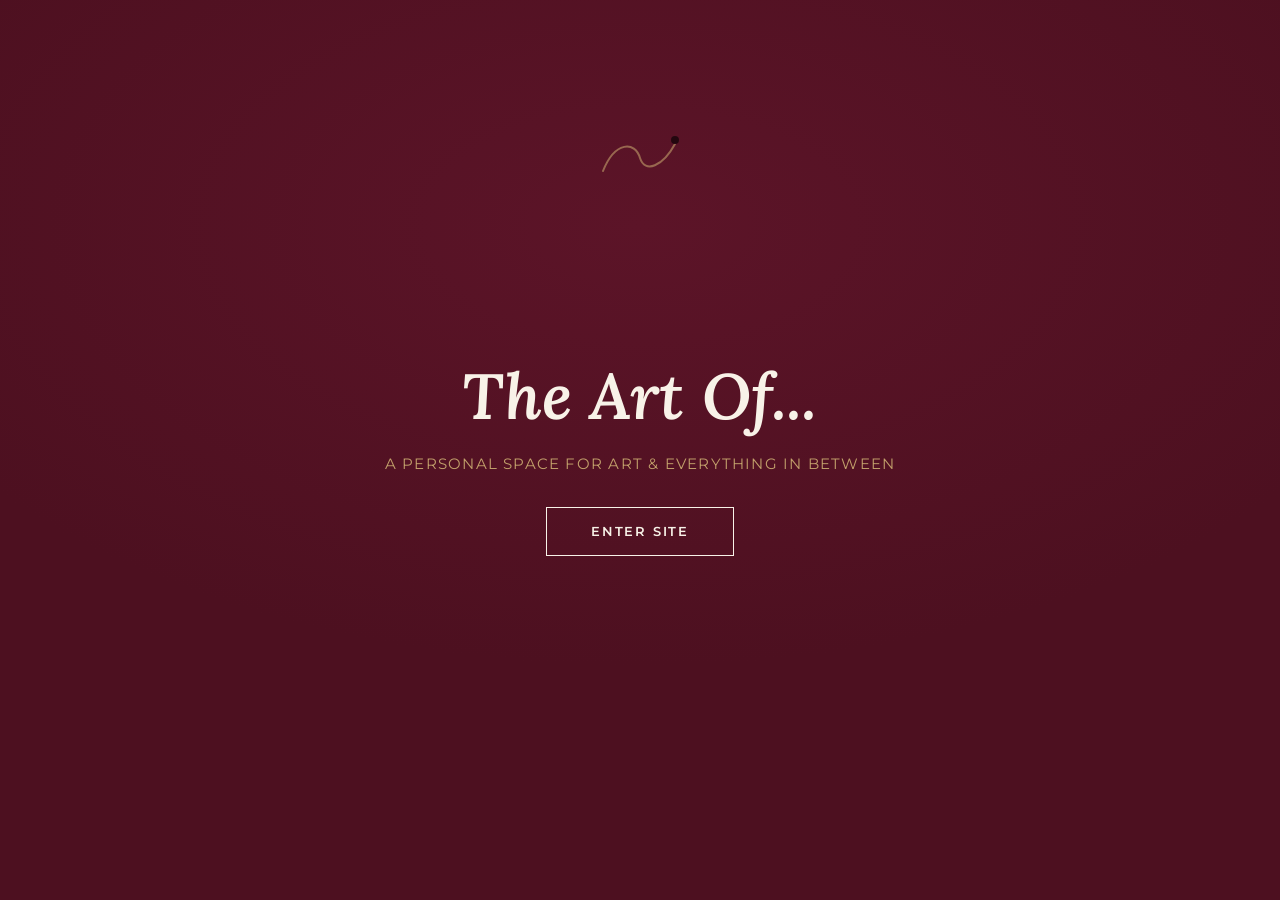
<file: index.html>
<!DOCTYPE html>
<html lang="en">
<head>
    <meta charset="UTF-8">
    <meta name="viewport" content="width=device-width, initial-scale=1.0">
    <title>The Art Of...</title>
    <meta name="description" content="The Art Of... — a personal space for art, process, and everything in between.">
    <link rel="icon" href="data:image/svg+xml,%3Csvg xmlns='http://www.w3.org/2000/svg' viewBox='0 0 64 64'%3E%3Crect width='64' height='64' rx='12' fill='%234D1020'/%3E%3Cpath d='M16 44c8-20 20-28 32-28-4 12-12 24-32 28z' fill='none' stroke='%23F8F2E8' stroke-width='3'/%3E%3Ccircle cx='20' cy='46' r='3' fill='%23F8F2E8'/%3E%3C/svg%3E">
    <link rel="stylesheet" href="style.css">
    <link rel="preconnect" href="https://fonts.googleapis.com">
    <link rel="preconnect" href="https://fonts.gstatic.com" crossorigin>
    <link href="https://fonts.googleapis.com/css2?family=Lora:ital,wght@0,500;0,600;1,600&family=Montserrat:wght@400;500;600&display=swap" rel="stylesheet">
</head>
<body class="welcome-body">

    <div class="ambient"></div>

    <div class="welcome-overlay">
        <div class="intro-flourish">
            <svg viewBox="0 0 90 60">
                <path d="M8 45 C 20 15, 40 15, 45 32 C 50 48, 68 40, 80 18" />
                <circle class="dab" cx="80" cy="14" r="4"></circle>
            </svg>
        </div>
        <div class="welcome-content">
            <h1>The Art Of...</h1>
            <p data-cms="Site / Landing Tagline">A personal space for art &amp; everything in between</p>
            <a href="home.html" class="enter-button" data-cms="Site / Landing Button Text">Enter Site</a>
        </div>
    </div>

</body>
</html>
</file>
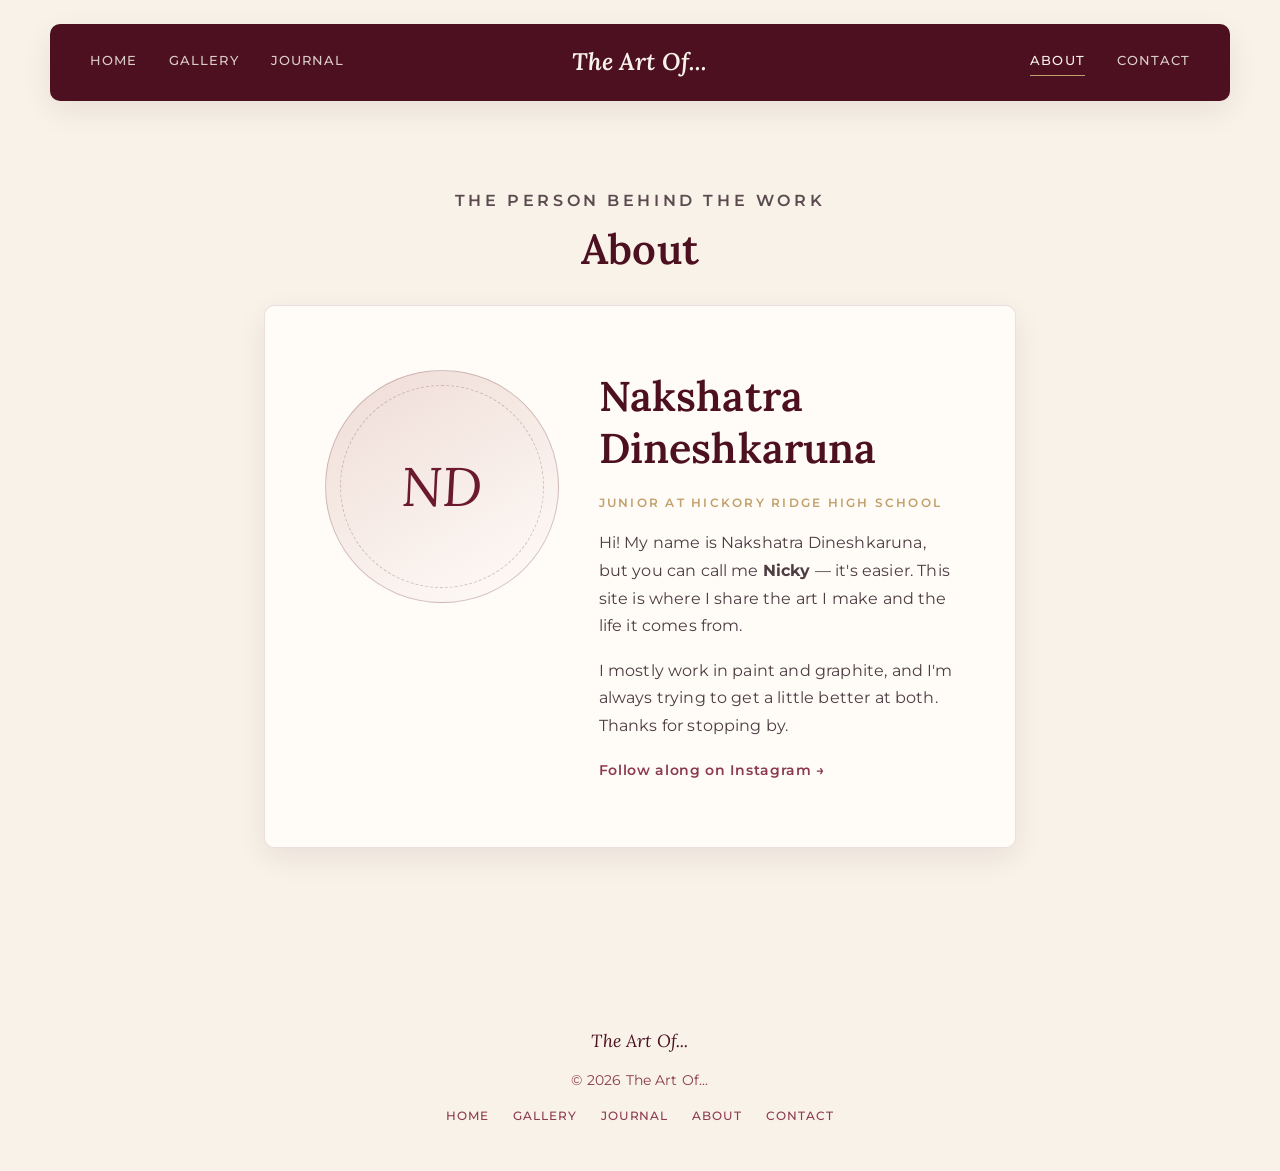
<file: about.html>
<!DOCTYPE html>
<html lang="en">
<head>
    <meta charset="UTF-8">
    <meta name="viewport" content="width=device-width, initial-scale=1.0">
    <title>About | The Art Of...</title>
    <meta name="description" content="About the person behind The Art Of...">
    <link rel="icon" href="data:image/svg+xml,%3Csvg xmlns='http://www.w3.org/2000/svg' viewBox='0 0 64 64'%3E%3Crect width='64' height='64' rx='12' fill='%234D1020'/%3E%3Cpath d='M16 44c8-20 20-28 32-28-4 12-12 24-32 28z' fill='none' stroke='%23F8F2E8' stroke-width='3'/%3E%3Ccircle cx='20' cy='46' r='3' fill='%23F8F2E8'/%3E%3C/svg%3E">
    <link rel="stylesheet" href="style.css">
    <link rel="preconnect" href="https://fonts.googleapis.com">
    <link rel="preconnect" href="https://fonts.gstatic.com" crossorigin>
    <link href="https://fonts.googleapis.com/css2?family=Lora:ital,wght@0,500;0,600;1,600&family=Montserrat:wght@400;500;600&display=swap" rel="stylesheet">
</head>
<body>
    <div class="ambient"></div>

    <header>
        <nav class="nav-left">
            <a href="home.html" data-cms="Site / Nav Home">Home</a>
            <a href="gallery.html" data-cms="Site / Nav Gallery">Gallery</a>
            <a href="journal.html" data-cms="Site / Nav Journal">Journal</a>
        </nav>

        <div class="logo">The Art Of...</div>

        <nav class="nav-right">
            <a href="about.html" class="active" data-cms="Site / Nav About">About</a>
            <a href="contact.html" data-cms="Site / Nav Contact">Contact</a>
        </nav>
    </header>

    <main class="explore-container">
        <div class="explore-header reveal">
            <p class="section-kicker" data-cms="About / Kicker">The Person Behind The Work</p>
            <h1 data-cms="About / Page Title">About</h1>
        </div>

        <section class="team-profile-section reveal">
            <div class="hero-section">
                <div class="hero-image-container">
                    <!-- Shows a monogram by default. Add a "Photo URL" in the About tab to swap in a real photo. -->
                    <div class="monogram" id="about-monogram"><span data-cms="About / Initials">ND</span></div>
                    <img
                        class="about-photo is-hidden"
                        id="about-photo"
                        data-cms-src="About / Photo URL"
                        data-cms-fallback-hide="#about-monogram"
                        alt="Portrait"
                    >
                </div>

                <div class="hero-text-block" style="text-align: left;">
                    <h2 data-cms="About / Name">Nakshatra Dineshkaruna</h2>
                    <p class="accent-text" style="color: var(--tan); margin-bottom: 10px;" data-cms="About / Role">Junior at Hickory Ridge High School</p>

                    <p class="hero-description" data-cms="About / Bio Paragraph 1">
                        Hi! My name is Nakshatra Dineshkaruna, but you can call me <strong>Nicky</strong> —
                        it's easier. This site is where I share the art I make and the life it comes from.
                    </p>

                    <p class="hero-description" data-cms="About / Bio Paragraph 2">
                        I mostly work in paint and graphite, and I'm always trying to get a little
                        better at both. Thanks for stopping by.
                    </p>

                    <div class="read-more">
                        <a href="https://instagram.com/n_art2025" target="_blank" class="link-arrow" data-cms-href="About / Instagram URL">
                            <span data-cms="About / Instagram Text">Follow along on Instagram →</span>
                        </a>
                    </div>
                </div>
            </div>
        </section>
    </main>

    <footer>
        <p class="footer-mark">The Art Of...</p>
        <p>© 2026 The Art Of...</p>
        <nav>
            <a href="home.html" data-cms="Site / Nav Home">Home</a>
            <a href="gallery.html" data-cms="Site / Nav Gallery">Gallery</a>
            <a href="journal.html" data-cms="Site / Nav Journal">Journal</a>
            <a href="about.html" data-cms="Site / Nav About">About</a>
            <a href="contact.html" data-cms="Site / Nav Contact">Contact</a>
        </nav>
    </footer>

    <script src="script.js"></script>
</body>
</html>
</file>
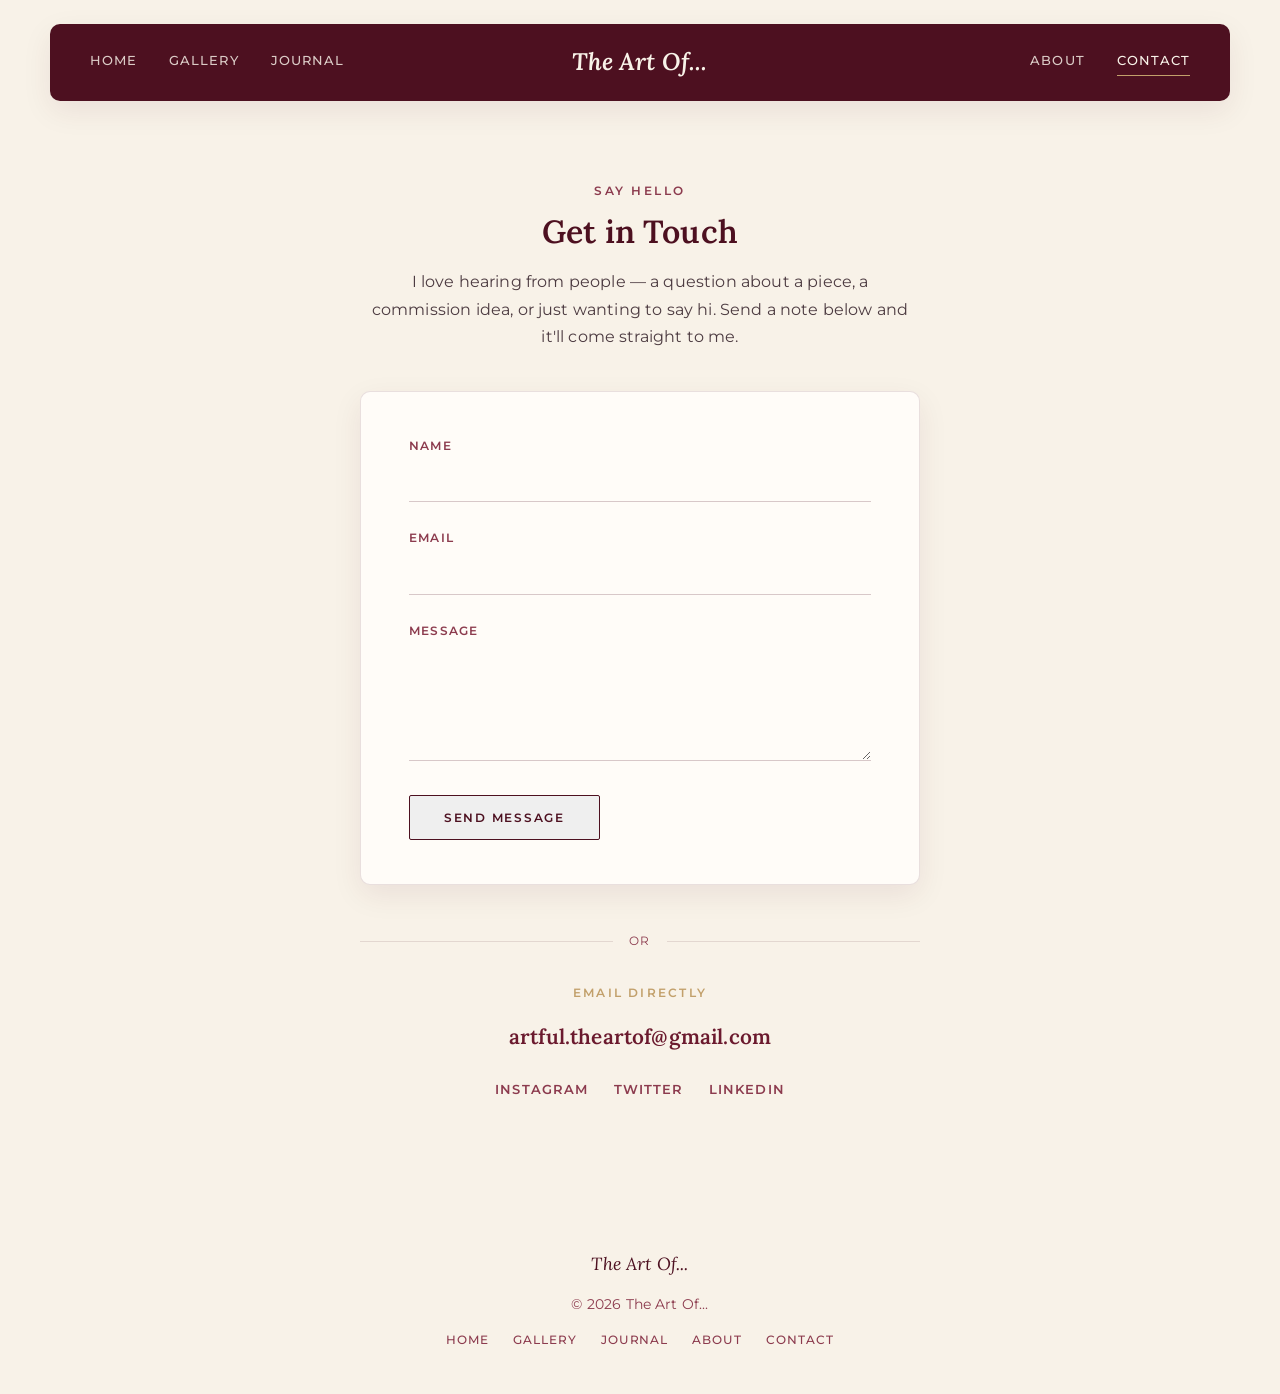
<file: contact.html>
<!DOCTYPE html>
<html lang="en">
<head>
    <meta charset="UTF-8">
    <meta name="viewport" content="width=device-width, initial-scale=1.0">
    <title>Contact | The Art Of...</title>
    <meta name="description" content="Get in touch with The Art Of...">
    <link rel="icon" href="data:image/svg+xml,%3Csvg xmlns='http://www.w3.org/2000/svg' viewBox='0 0 64 64'%3E%3Crect width='64' height='64' rx='12' fill='%234D1020'/%3E%3Cpath d='M16 44c8-20 20-28 32-28-4 12-12 24-32 28z' fill='none' stroke='%23F8F2E8' stroke-width='3'/%3E%3Ccircle cx='20' cy='46' r='3' fill='%23F8F2E8'/%3E%3C/svg%3E">
    <link rel="stylesheet" href="style.css">
    <link rel="preconnect" href="https://fonts.googleapis.com">
    <link rel="preconnect" href="https://fonts.gstatic.com" crossorigin>
    <link href="https://fonts.googleapis.com/css2?family=Lora:ital,wght@0,500;0,600;1,600&family=Montserrat:wght@400;500;600&display=swap" rel="stylesheet">
</head>
<body>
    <div class="ambient"></div>

    <header>
        <nav class="nav-left">
            <a href="home.html" data-cms="Site / Nav Home">Home</a>
            <a href="gallery.html" data-cms="Site / Nav Gallery">Gallery</a>
            <a href="journal.html" data-cms="Site / Nav Journal">Journal</a>
        </nav>

        <div class="logo">The Art Of...</div>

        <nav class="nav-right">
            <a href="about.html" data-cms="Site / Nav About">About</a>
            <a href="contact.html" class="active" data-cms="Site / Nav Contact">Contact</a>
        </nav>
    </header>

    <main class="explore-container">
        <div class="contact-layout reveal">
            <p class="section-kicker" data-cms="Contact / Kicker">Say Hello</p>
            <h1 data-cms="Contact / Title">Get in Touch</h1>
            <p class="hero-description" style="max-width: 560px; margin: 0 auto 10px;" data-cms="Contact / Intro">
                I love hearing from people — a question about a piece, a commission idea, or just
                wanting to say hi. Send a note below and it'll come straight to me.
            </p>

            <!--
                Netlify Forms: no backend code needed. Netlify's build scans this HTML for
                data-netlify="true" and wires it up automatically. Submissions appear in the
                Netlify dashboard (Site configuration → Forms) and can trigger an email
                notification to you from there — nothing to host, no keys to leak.
                The hidden "bot-field" is a honeypot: real visitors never see or fill it,
                so any submission that does gets silently rejected as spam.
            -->
            <form
                name="contact"
                method="POST"
                data-netlify="true"
                netlify-honeypot="bot-field"
                class="contact-form"
                id="contact-form"
            >
                <input type="hidden" name="form-name" value="contact" />
                <p class="hp-field">
                    <label>Leave this field blank: <input name="bot-field" tabindex="-1" autocomplete="off" /></label>
                </p>

                <div class="form-row">
                    <label for="name">Name</label>
                    <input type="text" id="name" name="name" required autocomplete="name">
                </div>

                <div class="form-row">
                    <label for="email">Email</label>
                    <input type="email" id="email" name="email" required autocomplete="email">
                </div>

                <div class="form-row">
                    <label for="message">Message</label>
                    <textarea id="message" name="message" required></textarea>
                </div>

                <div class="form-submit">
                    <button type="submit" class="btn">Send Message</button>
                    <p class="form-status" id="form-status" role="status" aria-live="polite"></p>
                </div>
            </form>

            <div class="contact-divider">or</div>

            <p class="accent-text">Email Directly</p>
            <p class="contact-email-link">
                <a href="mailto:artful.theartof@gmail.com" id="contact-email-anchor">
                    <span data-cms="Contact / Email">artful.theartof@gmail.com</span>
                </a>
            </p>

            <div class="social-links-row">
                <a href="https://instagram.com/n_art2025" target="_blank" class="social-link" data-cms-href="Contact / Instagram URL">Instagram</a>
                <a href="#" class="social-link" data-cms-href="Contact / Twitter URL">Twitter</a>
                <a href="#" class="social-link" data-cms-href="Contact / LinkedIn URL">LinkedIn</a>
            </div>
        </div>
    </main>

    <footer>
        <p class="footer-mark">The Art Of...</p>
        <p>© 2026 The Art Of...</p>
        <nav>
            <a href="home.html" data-cms="Site / Nav Home">Home</a>
            <a href="gallery.html" data-cms="Site / Nav Gallery">Gallery</a>
            <a href="journal.html" data-cms="Site / Nav Journal">Journal</a>
            <a href="about.html" data-cms="Site / Nav About">About</a>
            <a href="contact.html" data-cms="Site / Nav Contact">Contact</a>
        </nav>
    </footer>

    <script src="script.js"></script>
</body>
</html>
</file>
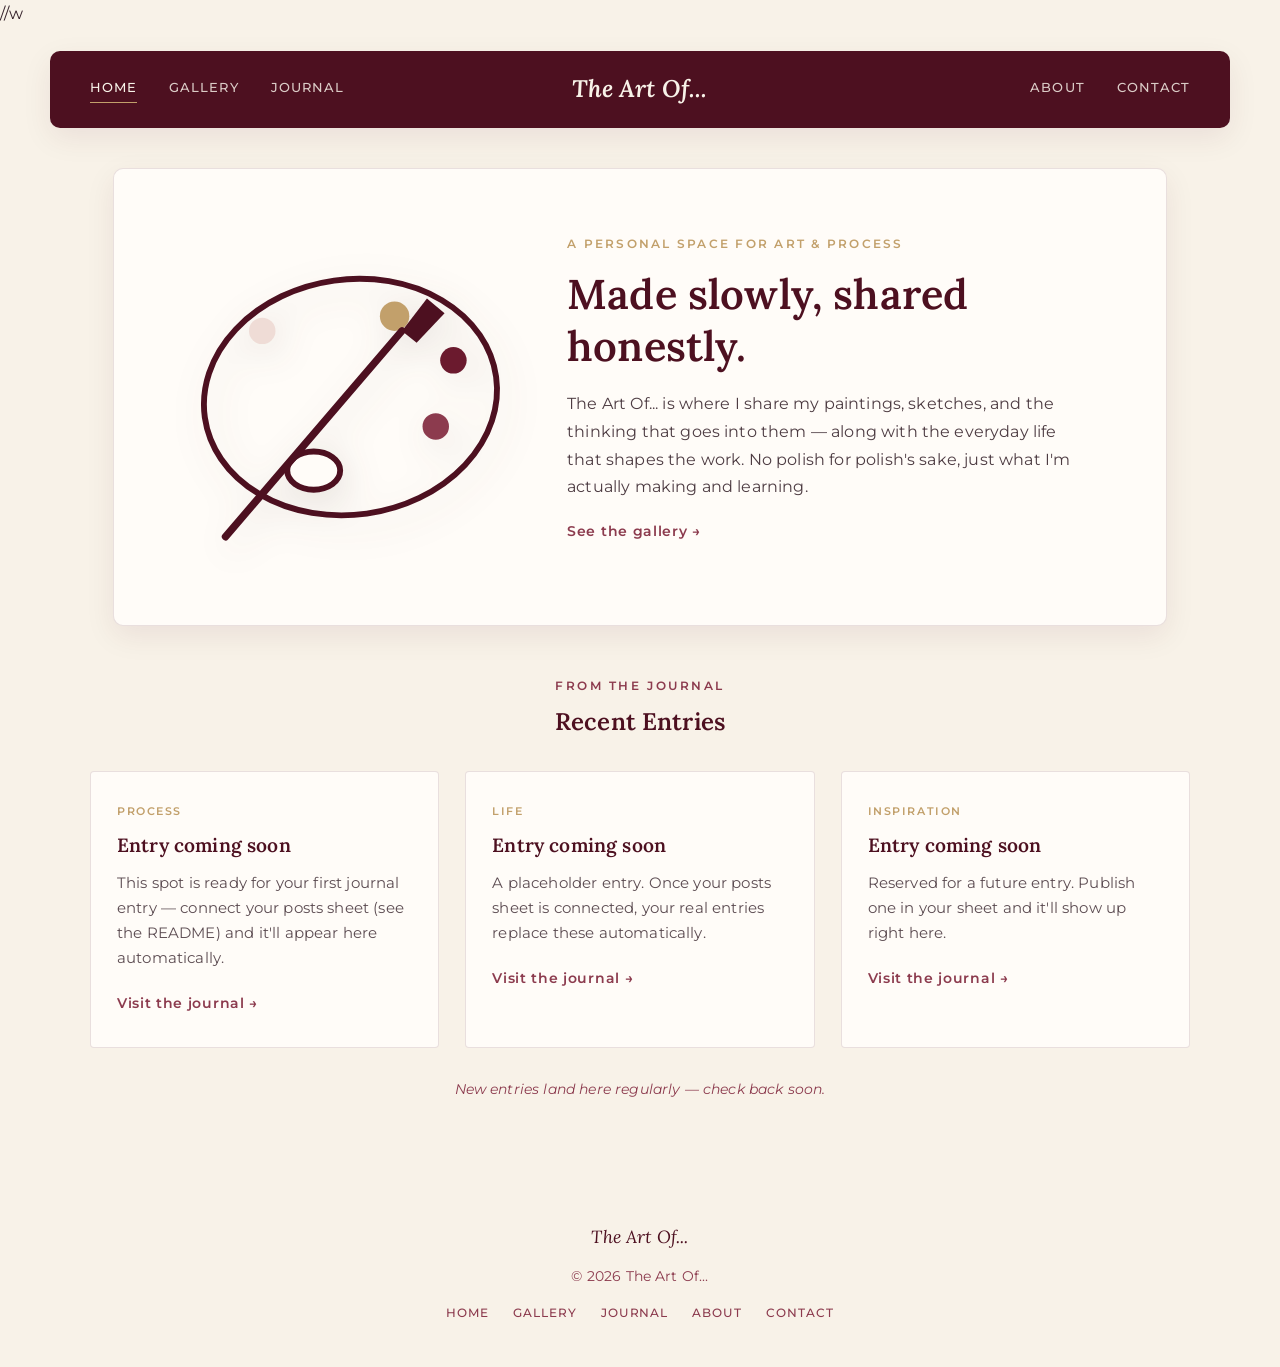
<file: home.html>
<!DOCTYPE html>
<html lang="en">
<head>
    <meta charset="UTF-8">
    <meta name="viewport" content="width=device-width, initial-scale=1.0">
    <title>The Art Of... | Home</title>
    <meta name="description" content="The Art Of... — a personal space for art, process, and everything in between.">
    <link rel="icon" href="data:image/svg+xml,%3Csvg xmlns='http://www.w3.org/2000/svg' viewBox='0 0 64 64'%3E%3Crect width='64' height='64' rx='12' fill='%234D1020'/%3E%3Cpath d='M16 44c8-20 20-28 32-28-4 12-12 24-32 28z' fill='none' stroke='%23F8F2E8' stroke-width='3'/%3E%3Ccircle cx='20' cy='46' r='3' fill='%23F8F2E8'/%3E%3C/svg%3E">
    <link rel="stylesheet" href="style.css">
    <link rel="preconnect" href="https://fonts.googleapis.com">
    <link rel="preconnect" href="https://fonts.gstatic.com" crossorigin>
    <link href="https://fonts.googleapis.com/css2?family=Lora:ital,wght@0,500;0,600;1,600&family=Montserrat:wght@400;500;600&display=swap" rel="stylesheet">
</head>
<body>
    <div class="ambient"></div>
//w
    <header>
        <nav class="nav-left">
            <a href="home.html" class="active" data-cms="Site / Nav Home">Home</a>
            <a href="gallery.html" data-cms="Site / Nav Gallery">Gallery</a>
            <a href="journal.html" data-cms="Site / Nav Journal">Journal</a>
        </nav>

        <div class="logo">The Art Of...</div>

        <nav class="nav-right">
            <a href="about.html" data-cms="Site / Nav About">About</a>
            <a href="contact.html" data-cms="Site / Nav Contact">Contact</a>
        </nav>
    </header>

    <main class="hero-section reveal">
        <div class="hero-image-container">
            <svg viewBox="0 0 240 200" class="cup-illustration" role="img" aria-label="Illustration of a paint palette and brush">
                <ellipse cx="120" cy="100" rx="100" ry="80" transform="rotate(-8 120 100)" fill="none" stroke="#4D1020" stroke-width="4"></ellipse>
                <ellipse cx="95" cy="150" rx="18" ry="13" fill="#FFFCF8" stroke="#4D1020" stroke-width="4"></ellipse>
                <circle cx="150" cy="45" r="10" fill="#C2A06B"></circle>
                <circle cx="190" cy="75" r="9" fill="#6B1A2E"></circle>
                <circle cx="178" cy="120" r="9" fill="#8C3B4E"></circle>
                <circle cx="60" cy="55" r="9" fill="#EFDCD6"></circle>
                <line x1="35" y1="195" x2="155" y2="55" stroke="#4D1020" stroke-width="5" stroke-linecap="round"></line>
                <path d="M155 55 L172 33 L184 43 L165 63 Z" fill="#4D1020"></path>
            </svg>
        </div>

        <div class="hero-text-block">
            <p class="accent-text" data-cms="Home / Hero Kicker">A personal space for art &amp; process</p>
            <h2 data-cms="Home / Hero Title">Made slowly, shared honestly.</h2>
            <p class="hero-description" data-cms="Home / Hero Body">
                The Art Of... is where I share my paintings, sketches, and the thinking that
                goes into them — along with the everyday life that shapes the work. No polish
                for polish's sake, just what I'm actually making and learning.
            </p>
            <p class="read-more">
                <a href="gallery.html" data-cms="Home / Hero Link Text">See the gallery →</a>
            </p>
        </div>
    </main>

    <section class="recent-section reveal">
        <p class="section-kicker" data-cms="Home / Journal Section Kicker">From the journal</p>
        <h2 data-cms="Home / Journal Section Title">Recent Entries</h2>
        <div class="recent-grid" id="recent-posts-grid">
            <article class="post-card">
                <span class="post-tag">Process</span>
                <h3>Entry coming soon</h3>
                <p>This spot is ready for your first journal entry — connect your posts sheet (see the README) and it'll appear here automatically.</p>
                <a href="journal.html" class="link-arrow">Visit the journal →</a>
            </article>
            <article class="post-card">
                <span class="post-tag">Life</span>
                <h3>Entry coming soon</h3>
                <p>A placeholder entry. Once your posts sheet is connected, your real entries replace these automatically.</p>
                <a href="journal.html" class="link-arrow">Visit the journal →</a>
            </article>
            <article class="post-card">
                <span class="post-tag">Inspiration</span>
                <h3>Entry coming soon</h3>
                <p>Reserved for a future entry. Publish one in your sheet and it'll show up right here.</p>
                <a href="journal.html" class="link-arrow">Visit the journal →</a>
            </article>
        </div>
        <p class="post-card-note" data-cms="Home / Journal Section Note">New entries land here regularly — check back soon.</p>
    </section>

    <footer>
        <p class="footer-mark">The Art Of...</p>
        <p>© 2026 The Art Of...</p>
        <nav>
            <a href="home.html" data-cms="Site / Nav Home">Home</a>
            <a href="gallery.html" data-cms="Site / Nav Gallery">Gallery</a>
            <a href="journal.html" data-cms="Site / Nav Journal">Journal</a>
            <a href="about.html" data-cms="Site / Nav About">About</a>
            <a href="contact.html" data-cms="Site / Nav Contact">Contact</a>
        </nav>
    </footer>

    <script src="script.js"></script>
</body>
</html>
</file>
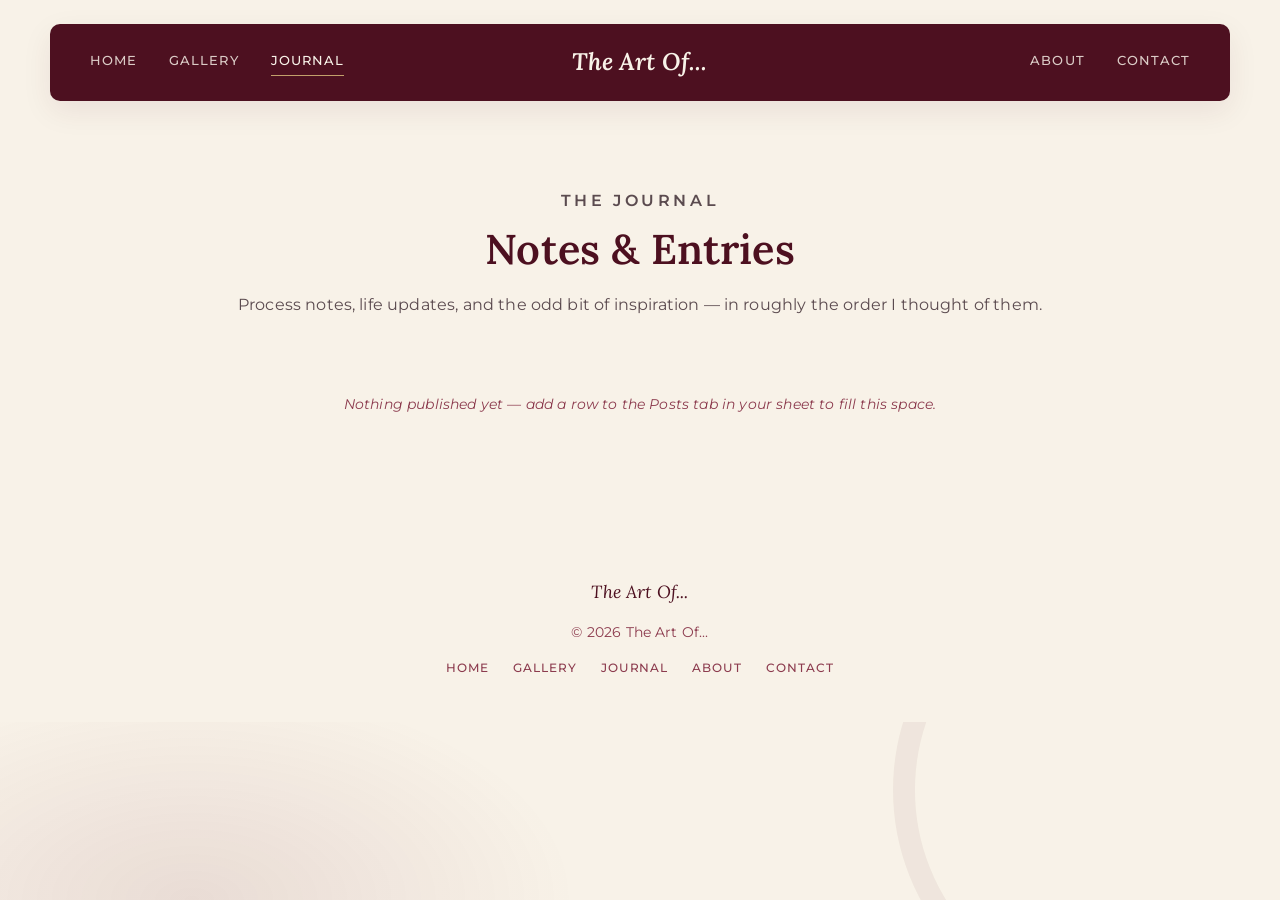
<file: journal.html>
<!DOCTYPE html>
<html lang="en">
<head>
    <meta charset="UTF-8">
    <meta name="viewport" content="width=device-width, initial-scale=1.0">
    <title>Journal | The Art Of...</title>
    <meta name="description" content="Journal entries from The Art Of... — process notes, life, and inspiration.">
    <link rel="icon" href="data:image/svg+xml,%3Csvg xmlns='http://www.w3.org/2000/svg' viewBox='0 0 64 64'%3E%3Crect width='64' height='64' rx='12' fill='%234D1020'/%3E%3Cpath d='M16 44c8-20 20-28 32-28-4 12-12 24-32 28z' fill='none' stroke='%23F8F2E8' stroke-width='3'/%3E%3Ccircle cx='20' cy='46' r='3' fill='%23F8F2E8'/%3E%3C/svg%3E">
    <link rel="stylesheet" href="style.css">
    <link rel="preconnect" href="https://fonts.googleapis.com">
    <link rel="preconnect" href="https://fonts.gstatic.com" crossorigin>
    <link href="https://fonts.googleapis.com/css2?family=Lora:ital,wght@0,500;0,600;1,600&family=Montserrat:wght@400;500;600&display=swap" rel="stylesheet">
</head>
<body>
    <div class="ambient"></div>

    <header>
        <nav class="nav-left">
            <a href="home.html" data-cms="Site / Nav Home">Home</a>
            <a href="gallery.html" data-cms="Site / Nav Gallery">Gallery</a>
            <a href="journal.html" class="active" data-cms="Site / Nav Journal">Journal</a>
        </nav>

        <div class="logo">The Art Of...</div>

        <nav class="nav-right">
            <a href="about.html" data-cms="Site / Nav About">About</a>
            <a href="contact.html" data-cms="Site / Nav Contact">Contact</a>
        </nav>
    </header>

    <main class="explore-container">
        <section class="explore-header reveal">
            <p class="section-kicker" data-cms="Journal / Kicker">The Journal</p>
            <h1 data-cms="Journal / Title">Notes &amp; Entries</h1>
            <p data-cms="Journal / Intro">Process notes, life updates, and the odd bit of inspiration — in roughly the order I thought of them.</p>
        </section>

        <div class="recent-grid reveal" id="all-posts-grid"></div>
        <p class="post-card-note" id="journal-empty-note" style="margin-top: 40px;">Nothing published yet — add a row to the Posts tab in your sheet to fill this space.</p>
    </main>

    <footer>
        <p class="footer-mark">The Art Of...</p>
        <p>© 2026 The Art Of...</p>
        <nav>
            <a href="home.html" data-cms="Site / Nav Home">Home</a>
            <a href="gallery.html" data-cms="Site / Nav Gallery">Gallery</a>
            <a href="journal.html" data-cms="Site / Nav Journal">Journal</a>
            <a href="about.html" data-cms="Site / Nav About">About</a>
            <a href="contact.html" data-cms="Site / Nav Contact">Contact</a>
        </nav>
    </footer>

    <script src="script.js"></script>
</body>
</html>
</file>
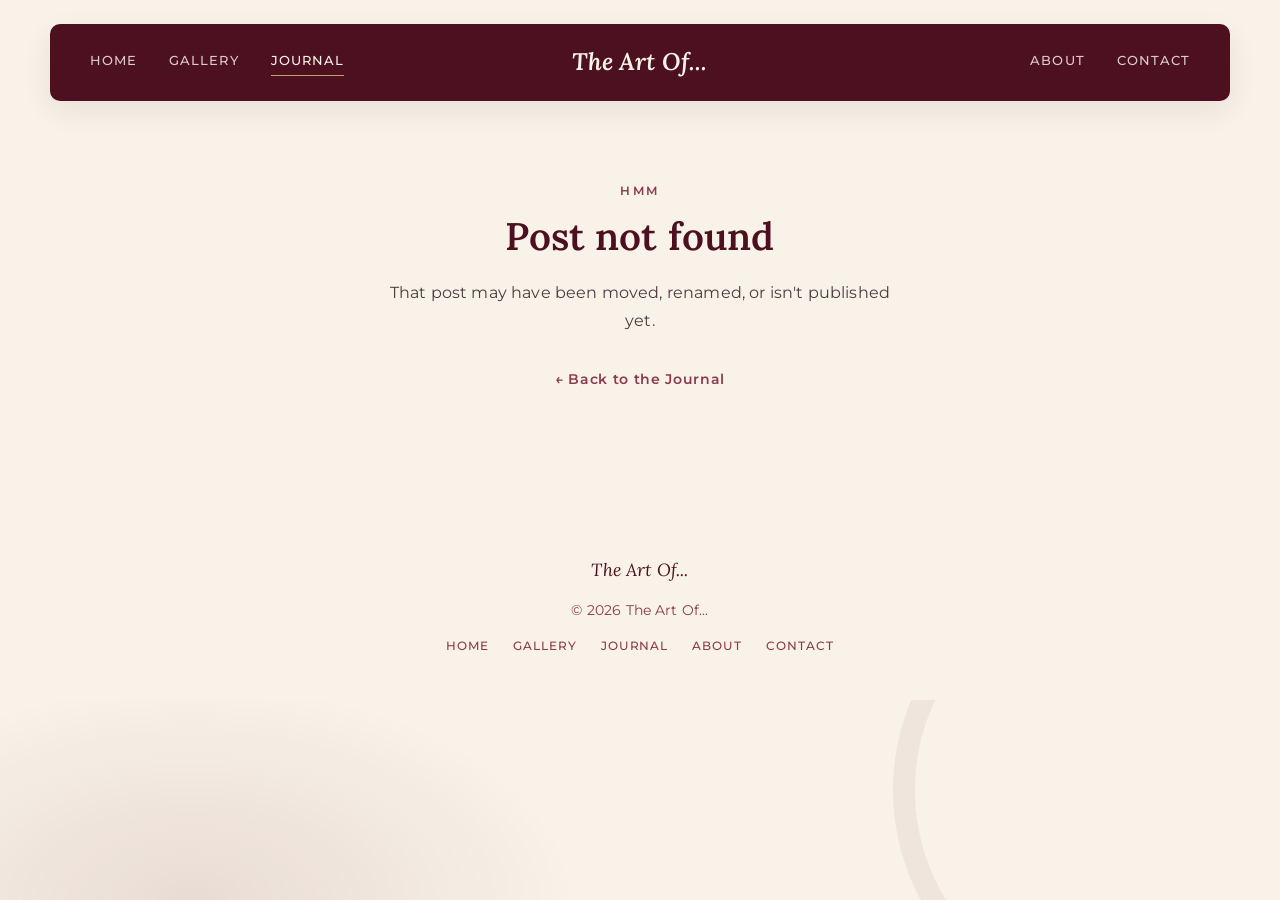
<file: post.html>
<!DOCTYPE html>
<html lang="en">
<head>
    <meta charset="UTF-8">
    <meta name="viewport" content="width=device-width, initial-scale=1.0">
    <title>Journal Entry | The Art Of...</title>
    <link rel="icon" href="data:image/svg+xml,%3Csvg xmlns='http://www.w3.org/2000/svg' viewBox='0 0 64 64'%3E%3Crect width='64' height='64' rx='12' fill='%234D1020'/%3E%3Cpath d='M16 44c8-20 20-28 32-28-4 12-12 24-32 28z' fill='none' stroke='%23F8F2E8' stroke-width='3'/%3E%3Ccircle cx='20' cy='46' r='3' fill='%23F8F2E8'/%3E%3C/svg%3E">
    <link rel="stylesheet" href="style.css">
    <link rel="preconnect" href="https://fonts.googleapis.com">
    <link rel="preconnect" href="https://fonts.gstatic.com" crossorigin>
    <link href="https://fonts.googleapis.com/css2?family=Lora:ital,wght@0,500;0,600;1,600&family=Montserrat:wght@400;500;600&display=swap" rel="stylesheet">
</head>
<body>
    <div class="ambient"></div>

    <header>
        <nav class="nav-left">
            <a href="home.html" data-cms="Site / Nav Home">Home</a>
            <a href="gallery.html" data-cms="Site / Nav Gallery">Gallery</a>
            <a href="journal.html" class="active" data-cms="Site / Nav Journal">Journal</a>
        </nav>

        <div class="logo">The Art Of...</div>

        <nav class="nav-right">
            <a href="about.html" data-cms="Site / Nav About">About</a>
            <a href="contact.html" data-cms="Site / Nav Contact">Contact</a>
        </nav>
    </header>

    <main class="explore-container">
        <article class="post-detail-wrap reveal" id="post-detail">
            <p class="section-kicker">Loading</p>
            <h1>Fetching this entry…</h1>
        </article>
    </main>

    <footer>
        <p class="footer-mark">The Art Of...</p>
        <p>© 2026 The Art Of...</p>
        <nav>
            <a href="home.html" data-cms="Site / Nav Home">Home</a>
            <a href="gallery.html" data-cms="Site / Nav Gallery">Gallery</a>
            <a href="journal.html" data-cms="Site / Nav Journal">Journal</a>
            <a href="about.html" data-cms="Site / Nav About">About</a>
            <a href="contact.html" data-cms="Site / Nav Contact">Contact</a>
        </nav>
    </footer>

    <script src="script.js"></script>
</body>
</html>
</file>
<file: style.css>
/* ==========================================================================
   THE ART OF... — design system
   Warm, editorial, handmade-but-considered. Built to feel timeless, not trendy.
   ========================================================================== */

:root {
    /* Palette — deep burgundy & cream, sampled from the brand wordmark */
    --cream:        #F8F2E8;
    --cream-deep:   #EFDCD6;
    --paper:        #FFFCF8;
    --espresso:     #4D1020;
    --coffee:       #6B1A2E;
    --coffee-mid:   #8C3B4E;
    --tan:          #C2A06B;
    --sage:         #3D4E40;
    --ink:          #35222A;
    --line:         rgba(77, 16, 32, 0.12);
    --line-strong:  rgba(77, 16, 32, 0.22);
    --shadow-soft:  0 10px 30px rgba(77, 16, 32, 0.08);
    --shadow-lift:  0 18px 40px rgba(77, 16, 32, 0.14);

    /* Type */
    --font-display: 'Lora', Georgia, serif;
    --font-body: 'Montserrat', 'Helvetica Neue', Arial, sans-serif;

    /* Rhythm */
    --radius: 4px;
    --radius-lg: 10px;
    --max-width: 1180px;
}

/* ------------------------------------------------------------------ */
/* RESET & BASE                                                        */
/* ------------------------------------------------------------------ */
* { box-sizing: border-box; }

html {
    scroll-behavior: smooth;
}

html, body {
    margin: 0;
    padding: 0;
    min-height: 100%;
    display: flex;
    flex-direction: column;
    background-color: var(--cream);
}

body {
    color: var(--ink);
    font-family: var(--font-body);
    font-weight: 400;
    line-height: 1.7;
    letter-spacing: 0.01em;
    position: relative;
    overflow-x: hidden;
}

img { max-width: 100%; display: block; }
a { color: inherit; }

h1, h2, h3 {
    font-family: var(--font-display);
    font-weight: 600;
    color: var(--espresso);
    line-height: 1.25;
    margin: 0 0 0.5em;
}

::selection {
    background: var(--tan);
    color: var(--paper);
}

.is-hidden { display: none !important; }

/* ------------------------------------------------------------------ */
/* AMBIENT TEXTURE — soft, still, never distracting                    */
/* ------------------------------------------------------------------ */
.ambient {
    position: fixed;
    inset: 0;
    z-index: -1;
    pointer-events: none;
    background-image:
        radial-gradient(ellipse 60% 45% at 8% 0%, rgba(194, 160, 107, 0.16), transparent 60%),
        radial-gradient(ellipse 55% 40% at 100% 12%, rgba(140, 59, 78, 0.10), transparent 60%),
        radial-gradient(ellipse 50% 40% at 15% 100%, rgba(107, 26, 46, 0.10), transparent 60%);
}

/* A single, faint ring watermark — like a stain left on a studio table */
.ambient::after {
    content: "";
    position: absolute;
    top: 62%;
    right: -6%;
    width: 420px;
    height: 420px;
    border-radius: 50%;
    border: 22px solid rgba(77, 16, 32, 0.05);
}

/* ------------------------------------------------------------------ */
/* HEADER & NAVIGATION                                                  */
/* ------------------------------------------------------------------ */
header {
    background-color: var(--espresso);
    display: flex;
    justify-content: space-between;
    align-items: center;
    padding: 18px 40px;
    max-width: var(--max-width);
    width: calc(100% - 40px);
    margin: 24px auto 10px;
    border-radius: var(--radius-lg);
    box-shadow: var(--shadow-soft);
}

.nav-left, .nav-right, .logo {
    flex: 1;
    display: flex;
    align-items: center;
}

.logo {
    justify-content: center;
    font-family: var(--font-display);
    font-style: italic;
    font-weight: 600;
    font-size: 1.5rem;
    color: var(--cream);
    white-space: nowrap;
    padding: 0 20px;
}

.nav-left { justify-content: flex-start; gap: 32px; }
.nav-right { justify-content: flex-end; gap: 32px; }

nav a {
    text-decoration: none;
    color: rgba(250, 245, 236, 0.82);
    font-family: var(--font-body);
    font-size: 0.82rem;
    font-weight: 500;
    letter-spacing: 0.08em;
    text-transform: uppercase;
    white-space: nowrap;
    position: relative;
    padding-bottom: 4px;
    transition: color 0.25s ease;
}

nav a::after {
    content: "";
    position: absolute;
    left: 0;
    bottom: 0;
    width: 0;
    height: 1px;
    background: var(--tan);
    transition: width 0.25s ease;
}

nav a:hover,
nav a.active {
    color: var(--cream);
}

nav a:hover::after,
nav a.active::after {
    width: 100%;
}

@media (max-width: 720px) {
    header {
        flex-wrap: wrap;
        gap: 14px;
        padding: 18px 24px;
    }
    .logo { order: -1; flex-basis: 100%; padding: 0 0 8px; }
    .nav-left, .nav-right { flex: none; gap: 20px; }
}

/* ------------------------------------------------------------------ */
/* SHARED TEXT UTILITIES                                                */
/* ------------------------------------------------------------------ */
.accent-text {
    font-family: var(--font-body);
    font-size: 0.78rem;
    font-weight: 600;
    letter-spacing: 0.18em;
    text-transform: uppercase;
    color: var(--tan);
    margin: 0 0 14px;
}

.section-kicker {
    display: inline-block;
    font-family: var(--font-body);
    font-size: 0.72rem;
    font-weight: 600;
    letter-spacing: 0.22em;
    text-transform: uppercase;
    color: var(--coffee-mid);
    margin-bottom: 10px;
}

.rule {
    width: 56px;
    height: 2px;
    background: var(--tan);
    border: none;
    margin: 18px auto;
}

.rule.left { margin: 18px 0; }

/* Buttons & links styled like a button */
.btn {
    display: inline-block;
    padding: 14px 34px;
    border: 1px solid var(--espresso);
    border-radius: 2px;
    text-decoration: none;
    color: var(--espresso);
    font-family: var(--font-body);
    font-size: 0.78rem;
    font-weight: 600;
    letter-spacing: 0.14em;
    text-transform: uppercase;
    transition: background-color 0.35s ease, color 0.35s ease;
}

.btn:hover {
    background-color: var(--espresso);
    color: var(--cream);
}

.read-more a, .link-arrow {
    display: inline-flex;
    align-items: center;
    gap: 6px;
    text-decoration: none;
    color: var(--coffee-mid);
    font-weight: 600;
    font-size: 0.85rem;
    letter-spacing: 0.05em;
    border-bottom: 1px solid transparent;
    transition: border-color 0.3s ease, gap 0.3s ease;
}

.read-more a:hover, .link-arrow:hover {
    border-color: var(--coffee-mid);
    gap: 10px;
}

/* ------------------------------------------------------------------ */
/* SCROLL REVEAL                                                       */
/* ------------------------------------------------------------------ */
.reveal {
    opacity: 0;
    transform: translateY(18px);
    transition: opacity 0.8s ease, transform 0.8s ease;
}

.reveal.is-visible {
    opacity: 1;
    transform: translateY(0);
}

/* ------------------------------------------------------------------ */
/* HERO SECTION (Home)                                                  */
/* ------------------------------------------------------------------ */
.hero-section {
    max-width: var(--max-width);
    margin: 30px auto;
    padding: 64px 60px;
    background-color: var(--paper);
    border: 1px solid var(--line);
    box-shadow: var(--shadow-soft);
    border-radius: var(--radius-lg);
    display: flex;
    justify-content: space-between;
    align-items: center;
    gap: 40px;
}

.hero-image-container {
    flex-basis: 38%;
    position: relative;
}

.cup-illustration {
    width: 100%;
    height: auto;
    display: block;
    filter: drop-shadow(6px 10px 18px rgba(58, 42, 30, 0.12));
}

.hero-text-block {
    flex-basis: 58%;
}

.hero-text-block h2 {
    font-size: 2.6rem;
    margin-bottom: 18px;
}

.hero-description {
    font-size: 1.02rem;
    color: var(--ink);
    opacity: 0.88;
    max-width: 46ch;
}

@media (max-width: 860px) {
    .hero-section {
        flex-direction: column;
        padding: 48px 28px;
        text-align: center;
    }
    .hero-image-container { flex-basis: 60%; max-width: 260px; }
    .hero-description { max-width: 100%; }
}

/* ------------------------------------------------------------------ */
/* RECENT JOURNAL ENTRIES (Home)                                        */
/* ------------------------------------------------------------------ */
.recent-section {
    max-width: var(--max-width);
    margin: 10px auto 40px;
    padding: 0 40px;
    text-align: center;
}

.recent-grid {
    display: grid;
    grid-template-columns: repeat(3, 1fr);
    gap: 26px;
    margin-top: 34px;
    text-align: left;
}

.post-card {
    background: var(--paper);
    border: 1px solid var(--line);
    border-radius: var(--radius);
    padding: 30px 26px;
    transition: transform 0.35s ease, box-shadow 0.35s ease;
}

.post-card:hover {
    transform: translateY(-6px);
    box-shadow: var(--shadow-lift);
}

.post-card .post-tag {
    font-size: 0.7rem;
    font-weight: 600;
    letter-spacing: 0.14em;
    text-transform: uppercase;
    color: var(--tan);
    margin-bottom: 12px;
    display: block;
}

.post-card h3 {
    font-size: 1.2rem;
    margin-bottom: 10px;
}

.post-card p {
    font-size: 0.92rem;
    color: var(--ink);
    opacity: 0.8;
    margin-bottom: 18px;
}

.post-card-note {
    margin-top: 30px;
    font-size: 0.85rem;
    color: var(--coffee-mid);
    font-style: italic;
}

@media (max-width: 900px) {
    .recent-grid { grid-template-columns: 1fr; }
}

/* ------------------------------------------------------------------ */
/* SINGLE POST PAGE                                                     */
/* ------------------------------------------------------------------ */
.post-detail-wrap {
    max-width: 720px;
    margin: 0 auto;
    text-align: center;
}

.post-detail-wrap h1 {
    font-size: 2.4rem;
}

.post-detail-date {
    color: var(--coffee-mid);
    font-size: 0.82rem;
    letter-spacing: 0.05em;
    margin-bottom: 0;
}

.post-hero-image {
    width: 100%;
    max-height: 380px;
    object-fit: cover;
    border-radius: var(--radius-lg);
    margin: 28px 0 42px;
    box-shadow: var(--shadow-soft);
}

.post-hero-fallback {
    width: 100%;
    height: 200px;
    border-radius: var(--radius-lg);
    margin: 28px 0 42px;
}

.post-body {
    text-align: left;
    font-size: 1.04rem;
}

.post-body p {
    margin-bottom: 22px;
}

/* ------------------------------------------------------------------ */
/* SHARED PAGE HEADER (Gallery / Journal / About)                       */
/* ------------------------------------------------------------------ */
.explore-container {
    padding: 60px 40px 80px;
    max-width: var(--max-width);
    margin: 0 auto;
    text-align: center;
}

.explore-header h1 {
    font-size: 2.6rem;
    margin-bottom: 12px;
}

.explore-header p {
    color: var(--ink);
    opacity: 0.8;
    margin-bottom: 8px;
    font-size: 1.02rem;
}

.explore-grid {
    display: grid;
    grid-template-columns: repeat(3, 1fr);
    gap: 30px;
    margin-top: 46px;
}

.explore-card {
    background: var(--paper);
    padding: 0 0 30px;
    border-radius: var(--radius-lg);
    box-shadow: var(--shadow-soft);
    transition: transform 0.35s ease, box-shadow 0.35s ease;
    border: 1px solid var(--line);
    overflow: hidden;
    text-align: left;
}

.explore-card:hover {
    transform: translateY(-8px);
    box-shadow: var(--shadow-lift);
}

.card-image {
    height: 150px;
    width: 100%;
    margin-bottom: 26px;
    display: flex;
    align-items: center;
    justify-content: center;
    position: relative;
}

.card-image svg { width: 46px; height: 46px; }

.tone-a { background: linear-gradient(135deg, #E8D2C0, #C2A06B); }
.tone-b { background: linear-gradient(135deg, #8C3B4E, #4D1020); }
.tone-c { background: linear-gradient(135deg, #DEC9CD, #A8798A); }

.card-image.tone-b svg { stroke: #F8F2E8; }
.card-image.tone-a svg,
.card-image.tone-c svg { stroke: #4D1020; }

.explore-card h3, .explore-card p, .explore-card a {
    margin-left: 26px;
    margin-right: 26px;
}

.explore-card h3 {
    font-size: 1.25rem;
    margin-bottom: 12px;
}

.explore-card p {
    font-size: 0.92rem;
    color: var(--ink);
    opacity: 0.8;
    margin-bottom: 20px;
}

@media (max-width: 900px) {
    .explore-grid { grid-template-columns: 1fr; }
}

/* ------------------------------------------------------------------ */
/* ABOUT PAGE                                                           */
/* ------------------------------------------------------------------ */
.team-profile-section .hero-section {
    align-items: flex-start;
}

.monogram {
    width: 100%;
    aspect-ratio: 1 / 1;
    border-radius: 50%;
    background: linear-gradient(150deg, var(--cream-deep), var(--paper));
    border: 1px solid var(--line-strong);
    display: flex;
    align-items: center;
    justify-content: center;
    position: relative;
}

.monogram::before {
    content: "";
    position: absolute;
    inset: 14px;
    border-radius: 50%;
    border: 1px dashed var(--line-strong);
}

.monogram span {
    font-family: var(--font-display);
    font-style: italic;
    font-size: 3.4rem;
    color: var(--coffee);
}

.about-photo {
    width: 100%;
    aspect-ratio: 1 / 1;
    border-radius: 50%;
    object-fit: cover;
    border: 1px solid var(--line-strong);
    box-shadow: var(--shadow-soft);
}

/* ------------------------------------------------------------------ */
/* CONTACT PAGE & FORM                                                  */
/* ------------------------------------------------------------------ */
.contact-layout {
    max-width: 760px;
    margin: 0 auto;
    text-align: center;
}

.contact-form {
    text-align: left;
    margin-top: 40px;
    background: var(--paper);
    border: 1px solid var(--line);
    border-radius: var(--radius-lg);
    padding: 44px 48px;
    box-shadow: var(--shadow-soft);
}

.form-row {
    margin-bottom: 26px;
}

.form-row label {
    display: block;
    font-size: 0.75rem;
    font-weight: 600;
    letter-spacing: 0.1em;
    text-transform: uppercase;
    color: var(--coffee-mid);
    margin-bottom: 10px;
}

.form-row input,
.form-row textarea {
    width: 100%;
    border: none;
    border-bottom: 1px solid var(--line-strong);
    background: transparent;
    font-family: var(--font-body);
    font-size: 1rem;
    color: var(--ink);
    padding: 8px 2px;
    transition: border-color 0.25s ease;
}

.form-row input:focus,
.form-row textarea:focus {
    outline: none;
    border-color: var(--coffee);
}

.form-row textarea {
    resize: vertical;
    min-height: 110px;
}

/* honeypot field — hidden from real visitors, catches bots */
.hp-field {
    position: absolute;
    left: -9999px;
    width: 1px;
    height: 1px;
    overflow: hidden;
}

.form-submit {
    display: flex;
    align-items: center;
    gap: 18px;
    margin-top: 8px;
}

.form-status {
    font-size: 0.85rem;
    color: var(--sage);
}

.form-status.error { color: #A24B3C; }

.contact-divider {
    display: flex;
    align-items: center;
    gap: 16px;
    margin: 46px 0 30px;
    color: var(--coffee-mid);
    font-size: 0.75rem;
    letter-spacing: 0.14em;
    text-transform: uppercase;
}

.contact-divider::before,
.contact-divider::after {
    content: "";
    flex: 1;
    height: 1px;
    background: var(--line);
}

.contact-email-link a {
    color: var(--coffee);
    font-size: 1.3rem;
    text-decoration: none;
    font-weight: 600;
    font-family: var(--font-display);
}

.social-links-row {
    margin-top: 24px;
    display: flex;
    justify-content: center;
    gap: 26px;
}

.social-link {
    text-decoration: none;
    color: var(--coffee-mid);
    font-size: 0.82rem;
    font-weight: 600;
    letter-spacing: 0.08em;
    text-transform: uppercase;
    border-bottom: 1px solid transparent;
    transition: border-color 0.3s ease;
}

.social-link:hover { border-color: var(--coffee-mid); }

@media (max-width: 600px) {
    .contact-form { padding: 32px 24px; }
}

/* ------------------------------------------------------------------ */
/* WELCOME / LANDING PAGE (index.html)                                  */
/* ------------------------------------------------------------------ */
.welcome-body {
    background: radial-gradient(ellipse 90% 70% at 50% 25%, #5C1428, var(--espresso) 70%);
    height: 100vh;
    overflow: hidden;
}

.welcome-overlay {
    height: 100vh;
    display: flex;
    align-items: center;
    justify-content: center;
    position: relative;
}

.welcome-content {
    text-align: center;
    padding: 40px;
    position: relative;
    z-index: 2;
}

.welcome-kicker {
    font-size: 0.75rem;
    letter-spacing: 0.3em;
    text-transform: uppercase;
    color: var(--tan);
    margin-bottom: 22px;
}

.welcome-content h1 {
    font-size: 4rem;
    font-style: italic;
    color: var(--cream);
    margin-bottom: 14px;
}

.welcome-content p {
    font-family: var(--font-body);
    font-size: 0.95rem;
    letter-spacing: 0.08em;
    text-transform: uppercase;
    color: var(--tan);
    margin-bottom: 40px;
}

.enter-button {
    padding: 16px 44px;
    border: 1px solid var(--cream);
    text-decoration: none;
    color: var(--cream);
    font-family: var(--font-body);
    font-size: 0.8rem;
    font-weight: 600;
    letter-spacing: 0.14em;
    text-transform: uppercase;
    transition: background-color 0.4s ease, color 0.4s ease;
}

.enter-button:hover {
    background-color: var(--cream);
    color: var(--espresso);
}

/* Decorative brushstroke flourish, drawn purely in SVG — no external image needed */
.intro-flourish {
    position: absolute;
    top: 14%;
    left: 50%;
    transform: translateX(-50%);
    width: 90px;
    height: 60px;
    opacity: 0.6;
    z-index: 1;
}

.intro-flourish svg { width: 100%; height: 100%; }

.intro-flourish path {
    stroke: var(--tan);
    stroke-width: 2;
    fill: none;
    stroke-linecap: round;
    stroke-linejoin: round;
}

@media (max-width: 600px) {
    .welcome-content h1 { font-size: 2.6rem; }
}

/* ------------------------------------------------------------------ */
/* FOOTER                                                               */
/* ------------------------------------------------------------------ */
footer {
    text-align: center;
    padding: 50px 20px 40px;
    margin-top: auto;
    color: var(--coffee-mid);
    font-size: 0.85rem;
}

footer .footer-mark {
    font-family: var(--font-display);
    font-style: italic;
    font-size: 1.1rem;
    color: var(--espresso);
    margin-bottom: 8px;
}

footer nav {
    display: flex;
    justify-content: center;
    gap: 24px;
    margin-top: 14px;
}

footer nav a {
    text-decoration: none;
    color: var(--coffee-mid);
    font-size: 0.75rem;
    letter-spacing: 0.08em;
    text-transform: uppercase;
}

footer nav a:hover { color: var(--espresso); }

/* ------------------------------------------------------------------ */
/* GALLERY                                                              */
/* ------------------------------------------------------------------ */
.gallery-grid {
    display: grid;
    grid-template-columns: repeat(3, 1fr);
    gap: 28px;
    margin-top: 46px;
    text-align: left;
}

.gallery-card {
    margin: 0;
    background: var(--paper);
    border: 1px solid var(--line);
    border-radius: var(--radius-lg);
    overflow: hidden;
    box-shadow: var(--shadow-soft);
    cursor: pointer;
    transition: transform 0.35s ease, box-shadow 0.35s ease;
}

.gallery-card:hover {
    transform: translateY(-6px);
    box-shadow: var(--shadow-lift);
}

.gallery-card img {
    width: 100%;
    height: 240px;
    object-fit: cover;
}

.gallery-card figcaption {
    padding: 18px 20px 22px;
}

.gallery-card h3 {
    font-size: 1.1rem;
    margin-bottom: 6px;
}

.gallery-medium {
    font-size: 0.78rem;
    letter-spacing: 0.06em;
    text-transform: uppercase;
    color: var(--tan);
}

.gallery-empty-note {
    margin-top: 40px;
    color: var(--coffee-mid);
    font-style: italic;
}

@media (max-width: 900px) {
    .gallery-grid { grid-template-columns: 1fr; }
}

/* Lightbox — click a gallery piece to view it larger */
.lightbox {
    position: fixed;
    inset: 0;
    background: rgba(58, 42, 30, 0.88);
    z-index: 100;
    display: none;
    align-items: center;
    justify-content: center;
    padding: 40px 20px;
}

.lightbox.is-open { display: flex; }

.lightbox-content {
    max-width: 900px;
    max-height: 90vh;
    width: 100%;
    display: flex;
    flex-direction: column;
    align-items: center;
    gap: 18px;
}

.lightbox-content img {
    max-width: 100%;
    max-height: 65vh;
    object-fit: contain;
    border-radius: var(--radius);
    box-shadow: 0 20px 60px rgba(0, 0, 0, 0.4);
}

.lightbox-caption {
    text-align: center;
    color: var(--paper);
}

.lightbox-caption h3 {
    color: var(--paper);
    font-size: 1.3rem;
    margin-bottom: 6px;
}

.lightbox-caption .gallery-medium {
    color: var(--tan);
}

.lightbox-caption p {
    margin-top: 10px;
    color: rgba(255, 253, 249, 0.85);
    max-width: 60ch;
}

.lightbox-close {
    position: absolute;
    top: 24px;
    right: 32px;
    color: var(--paper);
    font-size: 2rem;
    line-height: 1;
    cursor: pointer;
    background: none;
    border: none;
    font-family: var(--font-body);
}
</file>
